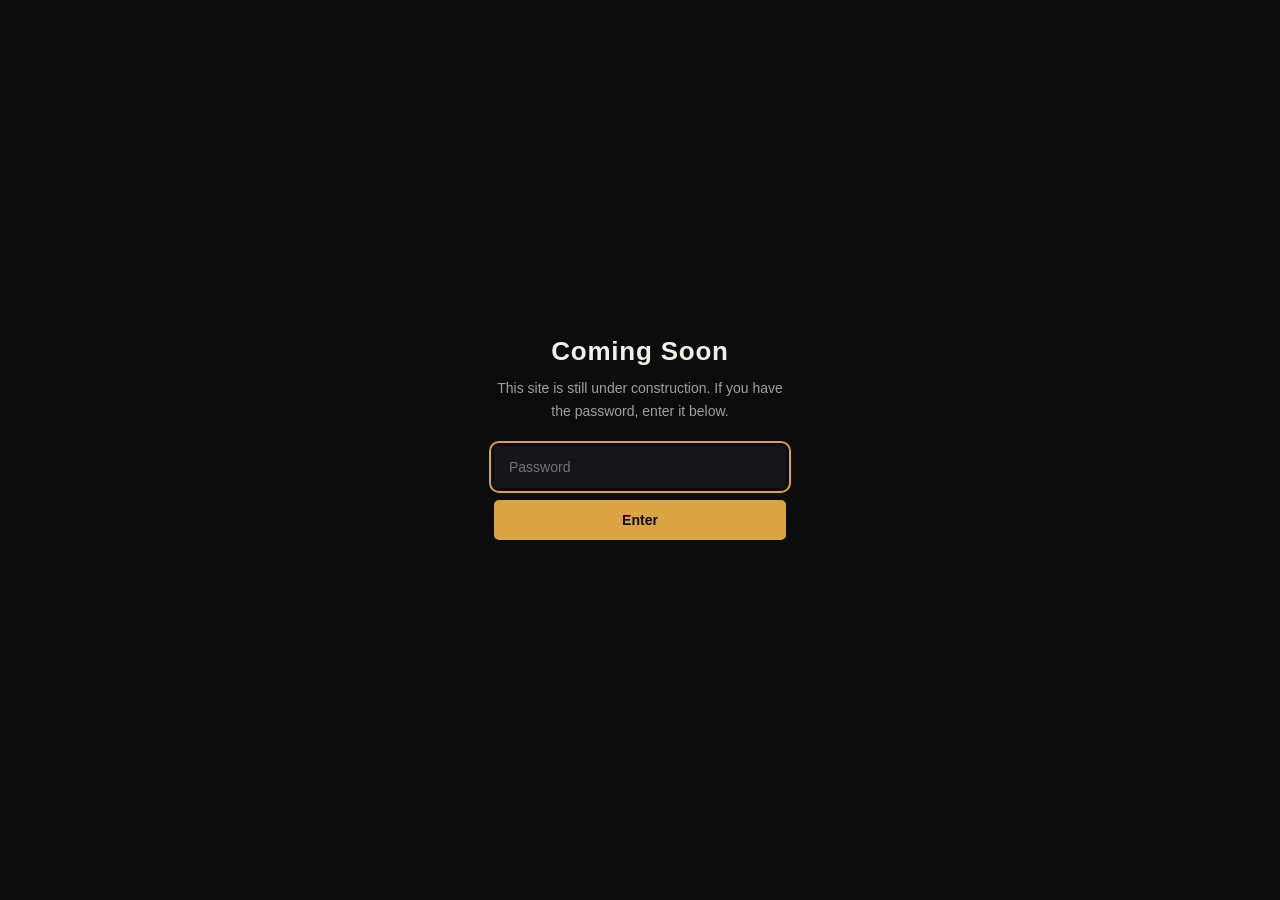
<file: adventure.html>
<!--
  This is the ONE reusable template page for every adventure product —
  there is no separate HTML file per adventure. Which adventure shows up
  depends on the URL, e.g. adventure.html?id=murder-on-the-aurora-dawn.

  How it works: every element below with a "data-field" attribute starts
  out empty/blank (or with placeholder text). js/product-loader.js reads
  the "id" from the URL, looks that id up in data/products.json, and then
  fills in every matching data-field element with the real content. So to
  add a brand-new adventure to the site, you add an entry to
  data/products.json — you never need to touch this HTML file.
-->
<!DOCTYPE html>
<html lang="en">
<head>
<meta charset="UTF-8">
<meta name="viewport" content="width=device-width, initial-scale=1.0">
<title>Adventure — Crits & Crafts</title>
<link rel="preconnect" href="https://fonts.googleapis.com">
<link rel="preconnect" href="https://fonts.gstatic.com" crossorigin>
<link href="https://fonts.googleapis.com/css2?family=Barlow:wght@400;500;600;700;800&display=swap" rel="stylesheet">
<link rel="stylesheet" href="css/style.css">
</head>
<body>
<script src="js/site-gate.js"></script>

<!-- Same nav bar as the homepage, just with links pointed back at index.html since this page lives on its own -->
<header>
  <nav>
    <a href="index.html" class="logo">
      <img class="logo-mark" src="Images/Crits&amp;Crafts logo.png" alt="Crits & Crafts">
    </a>
    <ul class="nav-links">
      <li><a href="index.html">Home</a></li>
      <li><a href="adventures.html">Adventures</a></li>
      <li><a href="index.html#about">About</a></li>
      <li><a href="index.html#">Blog</a></li>
    </ul>
    <div class="nav-right">
      <a href="adventures.html" class="btn-cta">Browse Adventures</a>
      <button class="burger" aria-label="Open menu"><span></span><span></span><span></span></button>
    </div>
  </nav>
</header>

<main>

  <!--
    Both of these start "hidden" (see the hidden attribute — a plain HTML
    attribute that means "don't show this"). js/product-loader.js decides
    which one to reveal: if the id in the URL matches a real product, it
    un-hides #product-content and fills it in; if not (or there's no id
    at all), it un-hides this fallback message instead.
  -->
  <div id="product-not-found" class="product-fallback wrap" hidden>
    <h1>Adventure not found</h1>
    <p>We couldn't find that adventure — it may have been moved, or the link is out of date.</p>
    <a href="adventures.html" class="btn-cta">Browse all adventures</a>
  </div>

  <div id="product-content" hidden>

    <!-- Small link back to the catalog page, sitting top-left above the gallery -->
    <div class="back-link wrap">
      <a href="adventures.html">← All Adventures</a>
    </div>

    <!--
      Opening gallery: one large image, two stacked beside it. This section
      starts completely empty — product-loader.js builds the 3 image boxes
      here in JavaScript, using whatever's listed under this product's
      "images.gallery" array in products.json. If a gallery entry has real
      art (a "src"), it shows that image; otherwise it shows a colored
      gradient box with a text label as a stand-in until real art exists.
    -->
    <section class="opening-gallery wrap" data-field="gallery"></section>

    <!-- Info bar: genre pill + title on the left, price + buy button on the right -->
    <div class="info-bar wrap">
      <div class="info-bar-left">
        <span class="product-genre-pill" data-field="genre">Genre</span>
        <h1 data-field="title">Adventure title</h1>
      </div>
      <div class="info-bar-right">
        <span class="product-price" data-field="price">€0</span>
        <!-- This exact button is what the sticky buy bar (further down the page) watches to know when to reveal itself on scroll -->
        <a href="#" class="btn-cta" id="info-bar-buy">Buy Now</a>
      </div>
    </div>

    <!--
      Row 1 (two columns): Setup + Pacing Bar on the left, the Adventure
      Profile card alone on the right. Row 2 (full width, beneath both):
      What's Included. align-items:start on the top row is deliberate —
      see the CSS comment on .details-row-top for why, and the note about
      possibly needing to switch to center-alignment once this is
      actually checked in a browser.
    -->
    <section class="details-row wrap">
      <div class="details-row-top">
        <div class="setup-col">
          <h2>The Setup</h2>
          <!-- One <p> per entry in this product's "hook" array — currently just 1 paragraph per product -->
          <div class="setup-text" data-field="hook"></div>
          <!-- Heading + timeline are grouped together so they get pushed to the bottom of the column as one unit (see .pacing-section in the CSS) -->
          <div class="pacing-section">
            <h2>Adventure Pacing</h2>
            <!-- Horizontal story-beats timeline: one dot+label per beat, connected by a line. Built by product-loader.js from this product's "pacing" array (any length, not just 4). -->
            <div class="pacing-bar" data-field="pacing"></div>
          </div>
        </div>
        <div class="profile-col">
          <!--
            Adventure Profile: a quick-read stat card (Investigation/
            Social/Combat/Tension/Prep Required), each a horizontal fill
            bar. Plain card border (same treatment as other cards on the
            site) — deliberately not a decorated/framed one.
          -->
          <div class="profile-card">
            <span class="eyebrow">Adventure Profile</span>
            <!-- Same small divider ornament used in the Locations/Maps/NPC sections below — reused as-is, not rebuilt -->
            <div class="spotlight-divider">
              <svg viewBox="0 0 120 20" fill="none" aria-hidden="true">
                <line x1="10" y1="6" x2="50" y2="6" stroke="var(--gold)" stroke-width="1.4" stroke-linecap="round" opacity="0.9"/>
                <line x1="70" y1="6" x2="110" y2="6" stroke="var(--gold)" stroke-width="1.4" stroke-linecap="round" opacity="0.9"/>
                <line x1="60" y1="7" x2="60" y2="14" stroke="var(--gold)" stroke-width="1.2" opacity="0.9"/>
                <circle cx="60" cy="17" r="2.2" fill="var(--gold)" opacity="0.9"/>
              </svg>
            </div>
            <!-- 5 stat rows (Investigation/Social/Combat/Tension/Prep Required), built by product-loader.js from this product's "profile" object -->
            <div class="profile-stats" data-field="profile"></div>
          </div>
        </div>
      </div>
      <div class="included-row">
        <h2>What's Included</h2>
        <ul class="included-list" data-field="whatsIncluded"></ul>
      </div>
    </section>

    <!--
      Striking Locations: one full-width featured location, not a grid of
      all of them. product-loader.js sets the background image (or a
      gradient placeholder tone if no real art exists yet) via its id.
      The eyebrow label below is static — it's the same on every adventure,
      not pulled from product data — only the heading/subtitle/count are.
    -->
    <section class="spotlight-section" id="locations-spotlight">
      <div class="spotlight-overlay"></div>
      <div class="spotlight-content">
        <span class="eyebrow">Striking Locations</span>
        <h2 class="spotlight-heading" data-field="locations-name">Location name</h2>
        <p class="spotlight-subtitle" data-field="locations-desc">Description</p>
        <div class="spotlight-divider">
          <svg viewBox="0 0 120 20" fill="none" aria-hidden="true">
            <line x1="10" y1="6" x2="50" y2="6" stroke="var(--gold)" stroke-width="1.4" stroke-linecap="round" opacity="0.9"/>
            <line x1="70" y1="6" x2="110" y2="6" stroke="var(--gold)" stroke-width="1.4" stroke-linecap="round" opacity="0.9"/>
            <line x1="60" y1="7" x2="60" y2="14" stroke="var(--gold)" stroke-width="1.2" opacity="0.9"/>
            <circle cx="60" cy="17" r="2.2" fill="var(--gold)" opacity="0.9"/>
          </svg>
        </div>
      </div>
    </section>
    <p class="spotlight-more">+ <span data-field="locations-more"></span> more locations inside</p>

    <!-- Maps Worth Exploring: structurally identical to Striking Locations above, just different content -->
    <section class="spotlight-section" id="maps-spotlight">
      <div class="spotlight-overlay"></div>
      <div class="spotlight-content">
        <span class="eyebrow">Maps Worth Exploring</span>
        <h2 class="spotlight-heading" data-field="maps-name">Map name</h2>
        <p class="spotlight-subtitle" data-field="maps-desc">Description</p>
        <div class="spotlight-divider">
          <svg viewBox="0 0 120 20" fill="none" aria-hidden="true">
            <line x1="10" y1="6" x2="50" y2="6" stroke="var(--gold)" stroke-width="1.4" stroke-linecap="round" opacity="0.9"/>
            <line x1="70" y1="6" x2="110" y2="6" stroke="var(--gold)" stroke-width="1.4" stroke-linecap="round" opacity="0.9"/>
            <line x1="60" y1="7" x2="60" y2="14" stroke="var(--gold)" stroke-width="1.2" opacity="0.9"/>
            <circle cx="60" cy="17" r="2.2" fill="var(--gold)" opacity="0.9"/>
          </svg>
        </div>
      </div>
    </section>
    <p class="spotlight-more">+ <span data-field="maps-more"></span> more maps included</p>

    <!--
      Colorful NPCs: two-column instead of the full-width layout above.
      Left column is a portrait "frame" — product-loader.js appends the
      character image (if one exists) positioned to visually break past
      the frame's top edge. That effect needs real art with a transparent
      cutout background to look right — see the note in product-loader.js.
    -->
    <section class="npc-spotlight wrap">
      <div class="npc-spotlight-inner">
        <div class="npc-portrait-col">
          <div class="npc-portrait-frame" id="npc-portrait-frame">
            <div class="npc-portrait-panel"></div>
            <!-- Inner (fainter) rect only — sits BEHIND the character image, so it's only visible where the image doesn't cover it -->
            <svg class="npc-frame-svg npc-frame-back" viewBox="0 0 340 380" preserveAspectRatio="none" aria-hidden="true">
              <rect x="10" y="10" width="320" height="360" fill="none" stroke="var(--gold)" stroke-width="0.7" opacity="0.5"/>
            </svg>
            <!-- character image gets inserted here by product-loader.js, between the two frame layers -->
            <!-- Outer rect + corner ticks — sits IN FRONT of the character image, so the frame border always reads clearly over the art -->
            <svg class="npc-frame-svg npc-frame-front" viewBox="0 0 340 380" preserveAspectRatio="none" aria-hidden="true">
              <rect x="4" y="4" width="332" height="372" fill="none" stroke="var(--gold)" stroke-width="1.4"/>
              <line x1="0" y1="0" x2="10" y2="10" stroke="var(--gold)" stroke-width="1.2" stroke-linecap="round"/>
              <line x1="340" y1="0" x2="330" y2="10" stroke="var(--gold)" stroke-width="1.2" stroke-linecap="round"/>
              <line x1="0" y1="380" x2="10" y2="370" stroke="var(--gold)" stroke-width="1.2" stroke-linecap="round"/>
              <line x1="340" y1="380" x2="330" y2="370" stroke="var(--gold)" stroke-width="1.2" stroke-linecap="round"/>
            </svg>
          </div>
          <p class="spotlight-more">+ <span data-field="npc-more"></span> more suspects to meet</p>
        </div>
        <div class="npc-text-col">
          <span class="eyebrow">Colorful NPCs</span>
          <h2 class="spotlight-heading" data-field="npc-name">Character name</h2>
          <p class="spotlight-subtitle" data-field="npc-desc">Hook line</p>
          <div class="spotlight-divider">
            <svg viewBox="0 0 120 20" fill="none" aria-hidden="true">
              <line x1="10" y1="6" x2="50" y2="6" stroke="var(--gold)" stroke-width="1.4" stroke-linecap="round" opacity="0.9"/>
              <line x1="70" y1="6" x2="110" y2="6" stroke="var(--gold)" stroke-width="1.4" stroke-linecap="round" opacity="0.9"/>
              <line x1="60" y1="7" x2="60" y2="14" stroke="var(--gold)" stroke-width="1.2" opacity="0.9"/>
              <circle cx="60" cy="17" r="2.2" fill="var(--gold)" opacity="0.9"/>
            </svg>
          </div>
        </div>
      </div>
    </section>

    <!--
      Peek Inside: an optional hosted-flipbook preview (Heyzine, via
      iframe) of a few real module pages, so visitors can judge the
      layout and writing before buying. Entirely data-driven and hidden
      by default (see the "hidden" attribute below) — product-loader.js
      only fills in the iframe and un-hides this whole section when this
      product has a "previewEmbedUrl" set in products.json; otherwise it
      never shows, not even an empty gap. Eyebrow/heading/subtitle are
      static text (same on every adventure), not pulled from product
      data — only the embed itself and the optional note under it are.
    -->
    <section class="peek-inside wrap" id="peek-inside" hidden>
      <span class="eyebrow">Peek Inside</span>
      <h2 class="spotlight-heading">Read the First Pages</h2>
      <p class="spotlight-subtitle">See the layout, the read-aloud text, and the maps before you buy.</p>
      <div class="spotlight-divider">
        <svg viewBox="0 0 120 20" fill="none" aria-hidden="true">
          <line x1="10" y1="6" x2="50" y2="6" stroke="var(--gold)" stroke-width="1.4" stroke-linecap="round" opacity="0.9"/>
          <line x1="70" y1="6" x2="110" y2="6" stroke="var(--gold)" stroke-width="1.4" stroke-linecap="round" opacity="0.9"/>
          <line x1="60" y1="7" x2="60" y2="14" stroke="var(--gold)" stroke-width="1.2" opacity="0.9"/>
          <circle cx="60" cy="17" r="2.2" fill="var(--gold)" opacity="0.9"/>
        </svg>
      </div>
      <!-- No "src" here on purpose — product-loader.js only ever sets one
           once it has a real previewEmbedUrl, so nothing loads at all for
           adventures without a preview. "loading=lazy" still applies
           however the src gets set, so this doesn't fetch until it's
           scrolled near the viewport. -->
      <div class="peek-inside-embed">
        <iframe id="peek-inside-iframe" allowfullscreen loading="lazy"></iframe>
      </div>
      <p class="spotlight-more" id="peek-inside-note" hidden></p>
    </section>

  </div>

</main>

<footer>
  <div class="wrap">
    <div class="footer-grid">
      <div class="footer-brand">
        <a href="index.html" class="logo footer-logo">
          <img src="Images/Crits&amp;Crafts logo_White_Horizontal-04.png" alt="Crits & Crafts">
        </a>
        <p>Digital D&D one-shots for Dungeon Masters who care about the story as much as the fight.</p>
      </div>
      <div class="footer-col">
        <h4>Shop</h4>
        <ul>
          <li><a href="adventures.html">All adventures</a></li>
          <li><a href="#">Bundles</a></li>
        </ul>
      </div>
      <div class="footer-col">
        <h4>Company</h4>
        <ul>
          <li><a href="index.html#about">About</a></li>
          <li><a href="#">Blog</a></li>
          <li><a href="#">Contact</a></li>
        </ul>
      </div>
      <div class="footer-col">
        <h4>Legal</h4>
        <ul>
          <li><a href="#">Terms</a></li>
          <li><a href="#">Privacy Policy</a></li>
        </ul>
      </div>
    </div>
    <div class="footer-bottom">
      © 2026 Crits & Crafts. All adventures written and playtested in-house.
    </div>
  </div>
</footer>


<!--
  Persistent buy bar. It's ONE bar in the HTML, but CSS media queries make
  it behave two different ways depending on screen size:
    - On mobile, it's pinned to the BOTTOM of the screen and always visible.
    - On desktop, it's pinned to the TOP, hidden by default, and only
      slides into view once you scroll past the "Buy Now" button in the
      info bar above (that's what js/product-loader.js's scroll listener
      is watching for).
-->
<div class="sticky-buy-bar" id="sticky-buy-bar">
  <!-- Mirrors nav's own max-width/padding exactly, so the bar's content lines up with (and fully covers the height of) the nav bar underneath -->
  <div class="sticky-buy-bar-inner">
    <div class="sticky-buy-bar-info">
      <span class="sticky-buy-bar-title" data-field="title">Adventure title</span>
      <span class="product-price" data-field="price">€0</span>
    </div>
    <a href="#" class="btn-cta" id="sticky-bar-buy">Buy Now</a>
  </div>
</div>

<!-- main.js handles the nav scroll effect (shared with the homepage); product-loader.js is specific to this page -->
<script src="js/main.js"></script>
<script src="js/product-loader.js"></script>
</body>
</html>
</file>
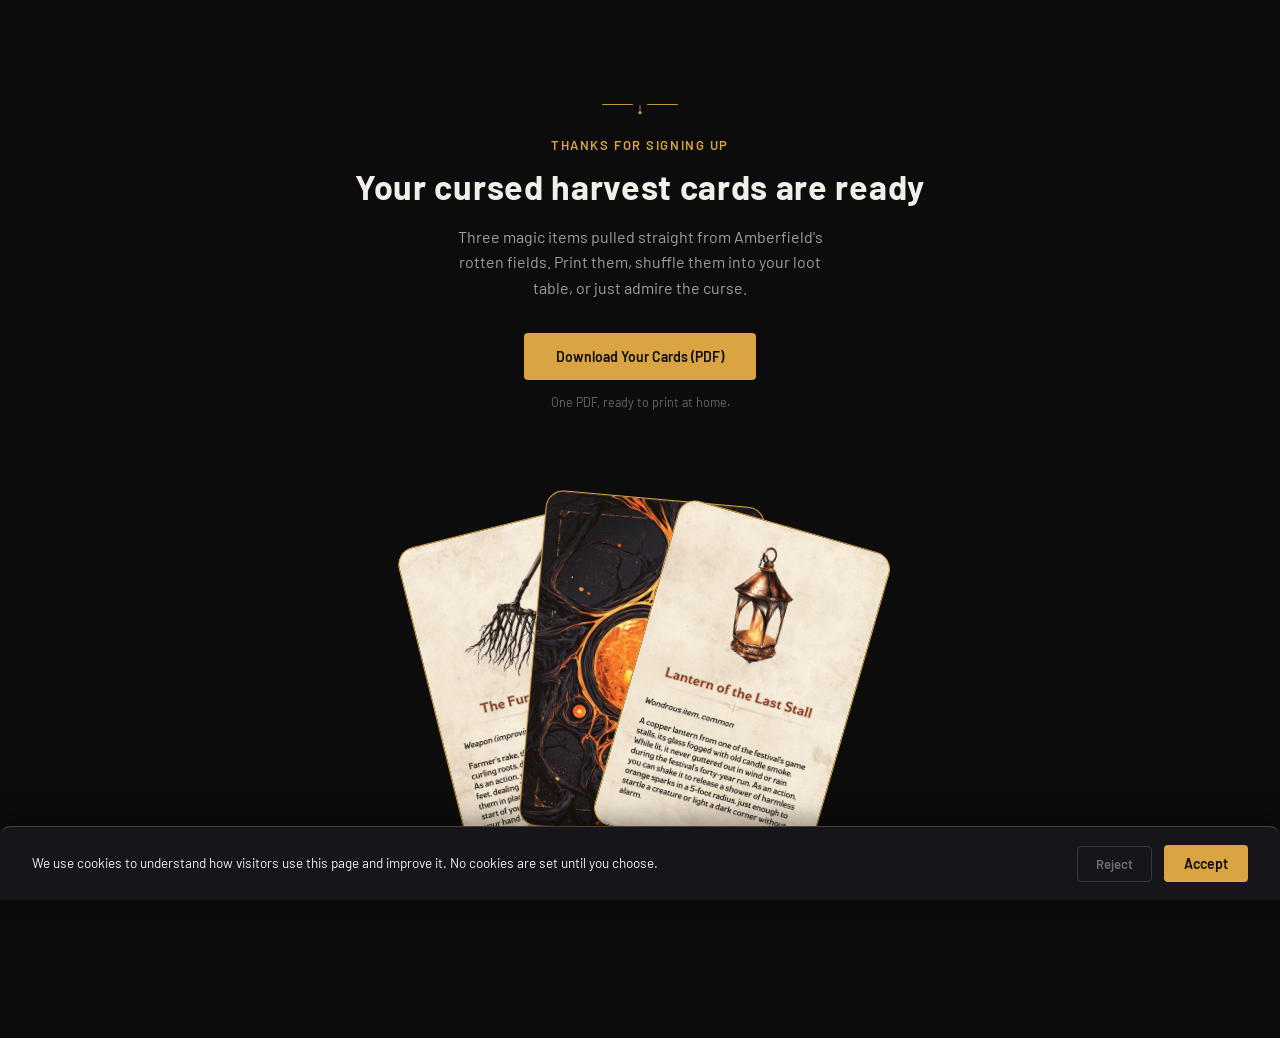
<file: rotten-harvest-rewards.html>
<!--
  Standalone rewards-delivery page for "A Rotten Harvest."

  Linked from the Mailchimp welcome email sent after someone signs up on
  rotten-harvest.html — its only job is handing over the free magic item
  card PDF. Same no-nav discipline as rotten-harvest.html:
  - No <header>/nav, and no links anywhere on this page to another
    critscrafts.com page — nothing to click except the download button.
  - No Kickstarter link or mention: the campaign isn't live yet, so the
    page ends right after the download button and its caption.
  - js/site-gate.js (the "Coming Soon" password overlay used on index.html
    and adventure.html) is deliberately left out, same reasoning as
    rotten-harvest.html — this needs to work for everyone who signed up,
    regardless of whether the rest of the site is gated.
  - All page-specific styling lives in the <style> block below rather than
    css/style.css, matching rotten-harvest.html's pattern. Reuses the same
    design tokens (--ink/--paper/--gold/etc.), the same Barlow font-loading
    setup, and a few existing classes (.wrap, .eyebrow, .btn-cta,
    .spotlight-divider) from css/style.css, plus the exact fanned-card
    markup/CSS/art from rotten-harvest.html's Final CTA section
    (.rh-final-cta-cards / .rh-final-card), so this reads as a direct
    continuation of the landing page rather than a separate page.
-->
<!DOCTYPE html>
<html lang="en">
<head>
<meta charset="UTF-8">
<meta name="viewport" content="width=device-width, initial-scale=1.0">
<title>Your Cursed Harvest Cards — A Rotten Harvest | Crits & Crafts</title>
<meta name="description" content="Download your free cursed harvest magic item cards for A Rotten Harvest, a Halloween-themed D&D 5E one-shot from Crits & Crafts.">
<!-- Private post-signup delivery page, not meant to show up in search. -->
<meta name="robots" content="noindex, nofollow">

<link rel="canonical" href="https://critscrafts.com/rotten-harvest-rewards">
<meta name="theme-color" content="#0C0C0D">

<!-- Same font as the rest of the site -->
<link rel="preconnect" href="https://fonts.googleapis.com">
<link rel="preconnect" href="https://fonts.gstatic.com" crossorigin>
<link href="https://fonts.googleapis.com/css2?family=Barlow:wght@400;500;600;700;800&display=swap" rel="stylesheet">

<!-- Meta Pixel Code — consent-gated, not loaded here.
     The base snippet (fbq shim + init + PageView) now lives inside
     initMetaPixel() near the end of <body>, and only runs once the
     visitor has accepted the cookie banner (or already had on a past
     visit) — see the cookie-consent script block at the end of <body>.
     No noscript fallback pixel either: that would fire unconditionally
     for JS-disabled visitors, who have no way to grant consent through
     this banner in the first place. -->

<!-- Reused for design tokens (--ink/--gold/etc.) and a few shared classes only -->
<link rel="stylesheet" href="css/style.css">

<style>
  /* Guards against any future fanned-card overflow the way rotten-harvest.html's
     Final CTA section needed a scoped fix for — cheap insurance on a page
     this simple, since the cards below are the one thing on the page wide
     enough to ever risk it. */
  body{ overflow-x:hidden; }

  .rrw-section{
    padding: 90px 0 120px;
  }
  .rrw-inner{
    max-width: 640px;
    margin: 0 auto;
    text-align: center;
  }
  .rrw-inner .eyebrow{
    margin-top: 22px;
  }
  .rrw-inner h1{
    margin-top: 14px;
    font-size: clamp(26px, 4vw, 34px);
    line-height: 1.2;
    color: var(--paper);
  }
  .rrw-body{
    margin: 16px auto 0;
    max-width: 44ch;
    font-size: 16px;
    line-height: 1.6;
    color: var(--paper-dim);
  }

  /* ---------- FANNED CARDS ----------
     Exact same markup/art/styling as .rh-final-cta-cards on
     rotten-harvest.html, minus that section's left:80px nudge — that
     existed only to line the fan up against a text column beside it,
     which doesn't exist in this single-centered-column layout, so the
     fan just centers on its own here instead.
  */
  .rrw-cards{
    position:relative;
    left: 0;
    height: 460px;
    margin-top: 48px;
  }
  /* 220x337 — matches the 62.6mm x 95.9mm card art proportions (1:1.532) */
  .rh-final-card{
    position:absolute;
    top:50%;
    left:50%;
    width: 220px;
    height: 337px;
    margin-top: -168px;
    margin-left: -110px;
    background-color: var(--ink-raised);
    background-size: cover;
    background-position: center;
    border: 1.5px solid var(--gold);
    border-radius: 18px;
  }
  .rh-final-card--back{ transform: translateX(-98px) rotate(-14deg); z-index:1; }
  .rh-final-card--mid{ transform: translateX(2px) translateY(-22px) rotate(5deg); z-index:2; }
  .rh-final-card--front{ transform: translateX(102px) rotate(16deg); z-index:3; }
  @media (max-width: 860px){
    .rrw-cards{ height: 300px; }
    .rh-final-card{
      width: 150px;
      height: 230px;
      margin-top: -115px;
      margin-left: -75px;
    }
    .rh-final-card--back{ transform: translateX(-62px) rotate(-14deg); }
    .rh-final-card--mid{ transform: translateX(1px) translateY(-14px) rotate(5deg); }
    .rh-final-card--front{ transform: translateX(65px) rotate(16deg); }
  }

  .rrw-download-btn{
    margin-top: 32px;
    padding: 15px 32px;
  }
  .rrw-caption{
    margin-top: 14px;
    font-size: 12.5px;
    color: var(--paper-dimmer);
  }

  /* ---------- COOKIE CONSENT BANNER ----------
     Identical to rotten-harvest.html's — see that file for the fuller
     explanation of the [hidden]-plus-display:none pairing and the .btn-cta
     button reset. Kept in sync between the two pages rather than shared
     from one file, matching how each of these pages is otherwise fully
     self-contained (no shared page-specific CSS/JS file between them). */
  .rh-cookie-banner{
    position: fixed;
    left: 0;
    right: 0;
    bottom: 0;
    z-index: 100;
    display:flex;
    align-items:center;
    justify-content:space-between;
    gap: 24px;
    padding: 18px 32px;
    background: #16161A;
    border-top: 1px solid rgba(217,164,65,0.3);
    border-radius: 10px 10px 0 0;
    box-shadow: 0 -8px 24px rgba(0,0,0,0.35);
  }
  .rh-cookie-banner[hidden]{ display:none; }
  .rh-cookie-text{
    margin:0;
    max-width: 640px;
    font-size: 13.5px;
    line-height:1.5;
    color: var(--paper);
  }
  .rh-cookie-actions{
    display:flex;
    align-items:center;
    gap: 12px;
    flex-shrink:0;
  }
  .rh-cookie-reject{
    background:transparent;
    border: 1px solid rgba(255,255,255,0.15);
    color: var(--paper-dimmer);
    font-family:'Barlow', sans-serif;
    font-size: 13px;
    font-weight:600;
    padding: 9px 18px;
    border-radius: 4px;
    cursor:pointer;
    transition: border-color .15s ease, color .15s ease;
  }
  .rh-cookie-reject:hover{ border-color: rgba(255,255,255,0.3); color: var(--paper); }
  .rh-cookie-accept{
    border:none;
    font-family:'Barlow', sans-serif;
    cursor:pointer;
  }
  @media (max-width: 640px){
    .rh-cookie-banner{
      flex-direction: column;
      align-items:flex-start;
      padding: 18px 20px;
    }
    .rh-cookie-text{ max-width:none; }
    .rh-cookie-actions{ width:100%; justify-content:flex-end; }
  }
</style>
</head>
<body>

  <section class="rrw-section">
    <div class="wrap">
      <div class="rrw-inner">
        <div class="spotlight-divider">
          <svg viewBox="0 0 120 20" fill="none" aria-hidden="true">
            <line x1="10" y1="6" x2="50" y2="6" stroke="var(--gold)" stroke-width="1.4" stroke-linecap="round" opacity="0.9"/>
            <line x1="70" y1="6" x2="110" y2="6" stroke="var(--gold)" stroke-width="1.4" stroke-linecap="round" opacity="0.9"/>
            <line x1="60" y1="7" x2="60" y2="14" stroke="var(--gold)" stroke-width="1.2" opacity="0.9"/>
            <circle cx="60" cy="17" r="2.2" fill="var(--gold)" opacity="0.9"/>
          </svg>
        </div>

        <span class="eyebrow">Thanks for signing up</span>
        <h1>Your cursed harvest cards are ready</h1>
        <p class="rrw-body">Three magic items pulled straight from Amberfield's rotten fields. Print them, shuffle them into your loot table, or just admire the curse.</p>

        <!-- Cards moved below the CTA (not directly under the body copy)
             so the download button lands in view without scrolling past
             a large card visual first, especially on small phones. -->
        <a class="btn-cta rrw-download-btn" href="/downloads/rotten-harvest-magic-item-cards.pdf" download>Download Your Cards (PDF)</a>
        <p class="rrw-caption">One PDF, ready to print at home.</p>

        <div class="rrw-cards">
          <div class="rh-final-card rh-final-card--back" style="background-image:url('Images/A Rotten Harvest/Magical_Item_Cards-03-web.png')"></div>
          <div class="rh-final-card rh-final-card--mid" style="background-image:url('Images/A Rotten Harvest/Magical_Item_Cards-02-web.png')"></div>
          <div class="rh-final-card rh-final-card--front" style="background-image:url('Images/A Rotten Harvest/Magical_Item_Cards-04-web.png')"></div>
        </div>
      </div>
    </div>
  </section>

  <!-- ---------- COOKIE CONSENT BANNER ----------
       Hidden by default; shown via JS only on a visitor's first visit —
       see the consent script below. -->
  <div class="rh-cookie-banner" id="rh-cookie-banner" hidden role="region" aria-label="Cookie consent">
    <p class="rh-cookie-text">We use cookies to understand how visitors use this page and improve it. No cookies are set until you choose.</p>
    <div class="rh-cookie-actions">
      <button type="button" class="rh-cookie-reject" id="rh-cookie-reject">Reject</button>
      <button type="button" class="btn-cta rh-cookie-accept" id="rh-cookie-accept">Accept</button>
    </div>
  </div>

  <script>
    // ---------- COOKIE CONSENT + META PIXEL + GA4 ----------
    // Same logic as rotten-harvest.html — see that file for the fuller
    // explanation. This page has no signup forms/Lead events, so there's
    // nothing else here to gate besides the Pixel and GA4 themselves.
    var CONSENT_KEY = 'rh-cookie-consent';

    function initMetaPixel() {
      !function(f,b,e,v,n,t,s)
      {if(f.fbq)return;n=f.fbq=function(){n.callMethod?
      n.callMethod.apply(n,arguments):n.queue.push(arguments)};
      if(!f._fbq)f._fbq=n;n.push=n;n.loaded=!0;n.version='2.0';
      n.queue=[];t=b.createElement(e);t.async=!0;
      t.src=v;s=b.getElementsByTagName(e)[0];
      s.parentNode.insertBefore(t,s)}(window, document,'script',
      'https://connect.facebook.net/en_US/fbevents.js');
      fbq('init', '1683971676620176');
      fbq('track', 'PageView');

      // Google Analytics 4 — same "only from here, only after consent"
      // treatment as the Pixel above, dynamically injected for the same
      // reason fbevents.js is (a static <script src> tag in <head> would
      // load unconditionally, defeating the consent gate).
      if (!window.gtag) {
        var gaScript = document.createElement('script');
        gaScript.async = true;
        gaScript.src = 'https://www.googletagmanager.com/gtag/js?id=G-JC21VLYSG4';
        document.head.appendChild(gaScript);
        window.dataLayer = window.dataLayer || [];
        window.gtag = function () { dataLayer.push(arguments); };
      }
      gtag('js', new Date());
      gtag('config', 'G-JC21VLYSG4');
    }

    var consent = localStorage.getItem(CONSENT_KEY);
    var banner = document.getElementById('rh-cookie-banner');

    if (consent === 'accepted') {
      initMetaPixel();
    } else if (consent !== 'rejected') {
      if (banner) banner.hidden = false;
    }

    var rejectBtn = document.getElementById('rh-cookie-reject');
    var acceptBtn = document.getElementById('rh-cookie-accept');
    if (rejectBtn) {
      rejectBtn.addEventListener('click', function () {
        localStorage.setItem(CONSENT_KEY, 'rejected');
        if (banner) banner.hidden = true;
      });
    }
    if (acceptBtn) {
      acceptBtn.addEventListener('click', function () {
        localStorage.setItem(CONSENT_KEY, 'accepted');
        if (banner) banner.hidden = true;
        initMetaPixel();
      });
    }
  </script>

</body>
</html>
</file>
<file: css/style.css>
/*
    This is the site's whole stylesheet, shared by every page (linked via
    <link rel="stylesheet" href="css/style.css"> in each HTML file's
    <head>). It's organized top to bottom: shared basics first, then one
    section per part of the page (look for the ---------- HEADING --------
    comments), roughly in the order those parts appear on screen.
  */

  /*
    CSS custom properties ("variables"). Defining the site's colors once
    here means every other rule below can write var(--gold) instead of
    repeating the hex code D9A441 everywhere — change the color once here
    and it updates across the whole site.
  */
  :root{
    --ink: #0C0C0D;         /* near-black background */
    --ink-raised: #16161A;  /* slightly lighter than --ink, used for cards that sit "above" the background */
    --ink-raised-2: #1D1D22;
    --paper: #F2EFE9;       /* warm off-white, used for text and the light About section */
    --paper-dim: rgba(242,239,233,0.65);   /* --paper at 65% opacity, for secondary/less-important text */
    --paper-dimmer: rgba(242,239,233,0.4); /* --paper at 40% opacity, for the least important text */
    --gold: #D9A441;        /* the one brand accent color */
    --gold-bright: #E8B75A; /* lighter gold, used on hover states */
    --gold-dim: #8A6E33;
    --line: rgba(255,255,255,0.08); /* faint hairline used for borders/dividers between elements */
  }

  /* Makes padding/border count toward an element's declared width instead of adding to it — avoids a lot of accidental sizing surprises */
  *{ box-sizing: border-box; }
  html{ scroll-behavior: smooth; } /* clicking a link to "#about" etc. scrolls smoothly instead of jumping instantly */
  body{
    margin:0;
    background: var(--ink);
    color: var(--paper);
    font-family: 'Barlow', sans-serif;
    -webkit-font-smoothing: antialiased;
  }
  h1, h2, h3{
    font-family: 'Barlow', sans-serif;
    font-weight: 700;
    letter-spacing: 0.02em;
    margin: 0;
  }
  a{ color: inherit; } /* links use whatever text color surrounds them, instead of the browser's default blue */
  img{ max-width: 100%; display:block; }
  :focus-visible{
    outline: 2px solid var(--gold);
    outline-offset: 3px;
  }

  /*
    ".wrap" is the site's shared "content column" — reused on almost every
    section so text/content lines up at the same width and never touches
    the very edge of the browser window, even though sections themselves
    (like the hero background) can still stretch full-width behind it.
  */
  .wrap{
    max-width: 1200px;
    margin: 0 auto;
    padding: 0 32px;
  }

  /* Small uppercase gold label used above a few headings, e.g. "About Crits & Crafts" */
  .eyebrow{
    font-size: 13px;
    font-weight: 600;
    letter-spacing: 0.12em;
    text-transform: uppercase;
    color: var(--gold);
    margin-bottom: 14px;
    display:block;
  }

  /*
    ---------- HEADER ----------
    The site's nav bar. "position: sticky; top: 0;" keeps it pinned to the
    top of the viewport as you scroll, instead of scrolling away with the
    rest of the page. It starts fully see-through (background: transparent)
    so it can sit over the hero image — js/main.js listens for scrolling
    and adds a ".scrolled" class once you've scrolled down a bit, which is
    what triggers the solid dark background + blur below.
  */
  header{
    position: sticky;
    top: 0;
    z-index: 30;
    background: transparent;
    border-bottom: 1px solid transparent;
    transition: background .25s ease, border-color .25s ease, backdrop-filter .25s ease;
  }
  header.scrolled{
    background: rgba(12,12,13,0.7);
    backdrop-filter: blur(10px); /* blurs whatever scrolls behind the bar, like frosted glass */
    border-bottom: 1px solid var(--line);
  }
  nav{
    max-width: 1200px;
    margin: 0 auto;
    padding: 18px 32px;
    display:flex;
    align-items:center;
    justify-content: space-between;
  }
  .logo{
    display:flex;
    align-items:center;
    gap: 10px;
    font-family: 'Barlow', sans-serif;
    font-weight: 700;
    font-size: 22px;
    letter-spacing: 0.04em;
    color: var(--paper);
    text-decoration:none;
  }
  .logo-mark{ width: 20px; height: 20px; flex-shrink:0; }
  img.logo-mark{ width:auto; height: 34px; object-fit:contain; }
  .nav-links{
    display:flex;
    gap: 36px;
    list-style:none;
    margin:0; padding:0;
  }
  .nav-links a{
    position:relative;
    color: var(--paper-dim);
    text-decoration:none;
    font-size: 14px;
    font-weight: 500;
    padding: 6px 0;
    transition: color .15s ease;
  }
  .nav-links a::after{
    content:"";
    position:absolute;
    left:0; bottom:0;
    height:2px;
    width:0;
    background: var(--gold);
    transition: width .2s ease;
  }
  .nav-links a:hover{ color: var(--paper); }
  .nav-links a:hover::after{ width: 100%; }
  .nav-links a.active{ color: var(--paper); }
  .nav-links a.active::after{ width: 100%; }
  .nav-right{ display:flex; align-items:center; gap: 20px; }
  .btn-cta{
    background: var(--gold);
    color: var(--ink);
    font-size: 14px;
    font-weight: 600;
    padding: 10px 20px;
    border-radius: 4px;
    text-decoration:none;
    white-space:nowrap;
    text-align:center;
    transition: background .15s ease, transform .15s ease;
    display:inline-block;
  }
  .btn-cta:hover{ background: var(--gold-bright); transform: translateY(-1px); }
  .btn-ghost{
    border: 1px solid rgba(242,239,233,0.3);
    color: var(--paper);
    font-size: 14px;
    font-weight: 600;
    padding: 13px 26px;
    border-radius: 4px;
    text-decoration:none;
    text-align:center;
    transition: border-color .15s ease, background .15s ease;
    display:inline-block;
  }
  .btn-ghost:hover{ border-color: var(--gold); background: rgba(217,164,65,0.08); }
  .burger{ display:none; background:none; border:none; cursor:pointer; padding: 6px; }
  .burger span{ display:block; width: 22px; height: 2px; background: var(--paper); margin: 5px 0; }

  /*
    ---------- HERO ----------
    The big full-width banner at the top of the homepage. It layers TWO
    backgrounds on top of each other (CSS lets you stack multiple
    backgrounds, separated by commas — the first one listed sits on top):
    a dark gradient (for text readability) painted over the actual photo
    behind it. "min-height: 88vh" makes it roughly fill the screen height.
    The negative margin-top + matching padding-top is a trick that lets
    this section start underneath the sticky nav bar, so the nav can
    overlap it transparently instead of pushing it down.
  */
  .hero{
    min-height: 88vh;
    margin-top: -84px;
    padding-top: 84px;
    background:
      linear-gradient(180deg, rgba(12,12,13,0.55) 0%, rgba(12,12,13,0.25) 35%, rgba(12,12,13,0.95) 100%),
      url("../Images/hero-art-zeppelin.png");
    background-size: cover, cover;
    background-position: center, center;
    background-repeat: no-repeat, no-repeat;
    display:flex;
    align-items:center;
  }
  .hero-inner{ max-width: 680px; }
  .hero h1{
    font-size: clamp(42px, 6vw, 76px);
    line-height: 1.02;
  }
  .hero p.lede{
    margin-top: 22px;
    font-size: 18px;
    line-height: 1.6;
    color: var(--paper-dim);
    max-width: 52ch;
  }
  .hero-ctas{ display:flex; align-items:center; gap: 14px; margin-top: 34px; flex-wrap:wrap; }
  .hero-ctas .btn-cta{ padding: 13px 26px; }
  .trust-row{
    margin-top: 56px;
    display:flex;
    align-items:center;
    gap: 22px;
    flex-wrap:wrap;
  }
  .trust-row span{
    font-size: 12px;
    text-transform: uppercase;
    letter-spacing: 0.1em;
    color: var(--paper-dimmer);
  }
  .trust-row .marks{
    display:flex;
    gap: 20px;
    font-family:'Barlow', sans-serif;
    font-weight: 600;
    font-size: 16px;
    color: var(--paper-dimmer);
    letter-spacing: 0.06em;
  }

  /*
    ---------- ABOUT ----------
    This section deliberately flips the color scheme: light background
    (var(--paper)) with dark text (var(--ink)), instead of the dark-on-
    light used everywhere else, for visual contrast against the sections
    above and below it.
  */
  .about{
    padding: 60px 0 100px;
    text-align:center;
    background: var(--paper);
    color: var(--ink);
  }
  .about .wrap{
    padding-top: 35px;
  }
  .about h2{
    font-size: clamp(30px, 4vw, 44px);
    max-width: 18ch;
    margin: 0 auto;
    line-height: 1.05;
  }
  .about p{
    max-width: 62ch;
    margin: 22px auto 0;
    color: rgba(12,12,13,0.65);
    font-size: 16px;
    line-height: 1.7;
  }
  .about .btn-cta{ margin-top: 30px; }

  /*
    ---------- SHOWCASE CAROUSEL ----------
    How the slider works: .showcase-track holds all 3 slides side by side
    in a row (flex: 0 0 100% on each slide makes each one exactly as wide
    as the screen). ".showcase" then hides anything outside its own edges
    (overflow: hidden), so only one slide is ever visible at a time.
    js/main.js switches slides by setting a CSS "transform: translateX(...)"
    on the track, sliding the whole row left or right — the "transition"
    below is what makes that slide smoothly instead of jumping instantly.
  */
  .showcase{
    position:relative;
    overflow:hidden;
  }
  .showcase-track{
    display:flex;
    transition: transform .5s ease;
  }
  .showcase-slide{
    flex: 0 0 100%;
    min-height: 620px;
    position:relative;
    background-size: cover;
    background-position: center;
    background-repeat: no-repeat;
    display:flex;
    align-items:center;
  }
  /*
    A "::before" adds an invisible extra layer inside the element without
    needing another HTML tag. Here it's a dark gradient painted over each
    slide's photo, positioned absolutely to cover the whole slide, so the
    white text on top of it stays readable regardless of the photo.
  */
  .showcase-slide::before{
    content:"";
    position:absolute;
    inset:0;
    background:
      radial-gradient(ellipse 55% 60% at 50% 55%, rgba(12,12,13,0.82) 0%, rgba(12,12,13,0.5) 50%, rgba(12,12,13,0.1) 80%, rgba(12,12,13,0) 100%),
      linear-gradient(180deg, rgba(12,12,13,0.35) 0%, rgba(12,12,13,0.1) 25%, rgba(12,12,13,0.45) 100%);
  }
  .showcase-content{
    position:relative;
    z-index:1;
    width:100%;
    display:flex;
    flex-direction:column;
    align-items:stretch;
  }
  .showcase-divider{
    width:100%;
    margin-bottom: 35px;
  }
  .showcase-row-inner{
    align-self:center;
    display:flex;
    justify-content:space-between;
    align-items:center;
    gap: 40px;
    flex-wrap:wrap;
  }
  .showcase-title-wrap{
    position:relative;
    flex: 1 1 320px;
  }
  .showcase-title-inner{
    position:relative;
  }
  /*
    The large, very faint word (STORY / MAPS / PREP) shown behind each
    slide's title, for a layered "watermark" look. It's positioned
    absolutely so it doesn't take up any real layout space, and its color
    is only 7% opaque (see the rgba alpha value) so it reads as a subtle
    texture rather than actual text.
  */
  .showcase-ghost{
    position:absolute;
    left:0;
    top:50%;
    transform: translateY(-50%);
    font-family:'Barlow', sans-serif;
    font-weight: 800;
    font-size: clamp(60px, 10vw, 140px);
    color: rgba(242,239,233,0.07);
    white-space:nowrap;
    letter-spacing: 0.02em;
    z-index:0;
    pointer-events:none;
  }
  .showcase-title{
    position:relative;
    z-index:1;
    font-size: clamp(32px, 4.6vw, 52px);
    line-height:1.05;
    max-width: 18ch;
    text-transform: uppercase;
  }
  .showcase-desc{
    position:relative;
    z-index:1;
    flex: 1 1 320px;
    max-width: 40ch;
    color: var(--paper-dim);
    font-size: 16px;
    line-height: 1.7;
  }
  .showcase-dots{
    position:absolute;
    bottom: 28px;
    left:50%;
    transform: translateX(-50%);
    display:flex;
    gap: 10px;
    z-index:2;
  }
  .showcase-dot{
    width:8px;
    height:8px;
    border-radius:50%;
    border:none;
    padding:0;
    background: rgba(242,239,233,0.35);
    cursor:pointer;
    transition: background .2s ease, transform .2s ease;
  }
  .showcase-dot.active{
    background: var(--gold);
    transform: scale(1.3);
  }
  @media (max-width: 860px){
    .showcase-slide{ min-height: 520px; align-items:flex-end; padding-bottom: 60px; }
    .showcase-row-inner{ flex-direction:column; align-items:flex-start; gap:20px; }
    .showcase-ghost{ display:none; }
  }

  /* ---------- FEATURED ADVENTURES ---------- */
  /* The product grid section. .adventure-grid below lays the cards out 3-across using CSS Grid; .adventure-card styles each individual card. */
  .adventures{
    padding: 20px 0 110px;
  }
  .divider-wrap.divider-adventures{
    margin-top: 70px;
  }
  .section-head{
    display:flex;
    flex-direction:column;
    align-items:center;
    text-align:center;
    margin-bottom: 44px;
  }
  .section-head h2{ font-size: clamp(28px, 3.6vw, 40px); }
  .section-head p{
    margin-top: 16px;
    color: var(--paper-dim);
    max-width: 40ch;
    font-size: 15px;
    line-height:1.6;
  }
  .adventure-grid{
    display:grid;
    grid-template-columns: repeat(3, 1fr);
    gap: 24px;
  }
  .adventure-card{
    display:block;
    text-decoration:none;
    background: var(--ink-raised);
    border: 1px solid var(--line);
    border-radius: 10px;
    overflow:hidden;
    transition: transform .18s ease, box-shadow .18s ease, border-color .18s ease;
  }
  .adventure-card:hover{
    transform: translateY(-5px);
    box-shadow: 0 16px 30px -18px rgba(0,0,0,0.6);
    border-color: rgba(217,164,65,0.35);
  }
  .adventure-thumb{ height: 170px; position:relative; background-size:cover; background-position:center; background-repeat:no-repeat; }
  .genre-tag{
    position:absolute;
    top:12px;
    left:12px;
    font-size: 10.5px;
    font-weight:600;
    text-transform: uppercase;
    letter-spacing: 0.08em;
    color: var(--gold);
    border: 1px solid var(--gold);
    background: rgba(12,12,13,0.55);
    backdrop-filter: blur(4px);
    padding: 5px 10px;
    border-radius: 100px;
  }
  .adventure-body{ padding: 22px; }
  .adventure-row{
    display:flex;
    justify-content: space-between;
    align-items:flex-start;
    gap: 10px;
  }
  .adventure-body h3{
    font-family:'Barlow', sans-serif;
    font-weight: 700;
    font-size: 17px;
    letter-spacing: 0;
  }
  .adventure-price{ font-size: 14px; color: var(--gold); white-space:nowrap; font-weight:600; }
  .adventure-body p{
    font-size: 13.5px;
    color: var(--paper-dim);
    line-height: 1.6;
    margin-top: 10px;
  }
  .adventure-level{
    display:inline-flex;
    align-items:center;
    gap: 6px;
    font-size: 11px;
    text-transform: uppercase;
    letter-spacing: 0.06em;
    color: var(--paper-dimmer);
    margin-top: 14px;
  }
  .level-icon{ width: 12px; height: 12px; flex-shrink:0; }

  /* ---------- CTA BAND ---------- */
  /* The rounded, boxed-in call-to-action banner near the bottom of the homepage */
  .cta-band{
    margin: 0 32px 100px;
    padding: 64px 48px;
    background: var(--ink-raised-2);
    border: 1px solid var(--line);
    border-radius: 14px;
    text-align:center;
  }
  .cta-band h2{
    font-size: clamp(26px, 3.4vw, 38px);
    max-width: 20ch;
    margin: 0 auto;
  }
  .cta-band p{
    color: var(--paper-dim);
    margin: 16px auto 30px;
    max-width: 50ch;
    font-size: 15px;
  }

  /* ---------- FOOTER ---------- */
  /* Brand column + 3 link columns, laid out with CSS Grid (see .footer-grid's grid-template-columns) */
  footer{
    border-top: 1px solid var(--line);
    padding: 56px 0 40px;
  }
  .footer-grid{
    display:grid;
    grid-template-columns: 1.4fr 1fr 1fr 1fr;
    gap: 32px;
    margin-bottom: 48px;
  }
  .footer-brand .logo{ margin-bottom: 14px; }
  .footer-logo img{ height: 34px; width:auto; object-fit:contain; }
  .footer-brand p{
    color: var(--paper-dimmer);
    font-size: 13.5px;
    line-height: 1.6;
    max-width: 30ch;
  }
  .footer-col h4{
    font-family:'Barlow', sans-serif;
    font-size: 13px;
    text-transform: uppercase;
    letter-spacing: 0.08em;
    color: var(--paper-dimmer);
    margin-bottom: 16px;
  }
  .footer-col ul{ list-style:none; margin:0; padding:0; display:flex; flex-direction:column; gap: 10px; }
  .footer-col a{
    color: var(--paper-dim);
    text-decoration:none;
    font-size: 14px;
    transition: color .15s ease;
  }
  .footer-col a:hover{ color: var(--gold); }
  .footer-bottom{
    border-top: 1px solid var(--line);
    padding-top: 24px;
    font-size: 13px;
    color: var(--paper-dimmer);
  }

  /* ---------- ALL ADVENTURES (catalog) PAGE ---------- */
  /* Simple page title + supporting line at the top of adventures.html */
  .page-header{
    padding: 60px 0 20px;
  }
  .page-header h1{
    font-size: clamp(32px, 4.5vw, 48px);
  }
  .page-header p{
    margin-top: 12px;
    color: var(--paper-dim);
    font-size: 16px;
    max-width: 55ch;
  }
  .adventures-catalog{
    padding: 20px 0 72px;
  }
  .adventures-filter-bar{
    display:flex;
    flex-wrap:wrap;
    align-items:center;
    justify-content:space-between;
    gap: 20px;
    margin-bottom: 30px;
  }
  /* Live search box — reuses the site's dark card color + gold focus outline, same as inputs elsewhere on the site */
  .adventures-search{
    width:100%;
    max-width: 320px;
    padding: 10px 16px;
    border-radius: 100px;
    border: 1px solid var(--line);
    background: var(--ink-raised);
    color: var(--paper);
    font-family:'Barlow', sans-serif;
    font-size: 14px;
  }
  .adventures-search::placeholder{ color: var(--paper-dimmer); }
  .adventures-search:focus{
    outline: 2px solid var(--gold);
    outline-offset: 1px;
    border-color: transparent;
  }
  .genre-filter-row{
    display:flex;
    flex-wrap:wrap;
    gap: 10px;
  }
  /*
    Genre filter pills. Same monochrome-gold look as .genre-tag (the label
    on each card's thumbnail), but clickable and not absolutely positioned.
    The .active state inverts to a filled gold background, matching how
    .btn-cta looks elsewhere on the site.
  */
  .genre-filter-pill{
    font-family:'Barlow', sans-serif;
    font-size: 12px;
    font-weight:600;
    text-transform: uppercase;
    letter-spacing: 0.06em;
    color: var(--gold);
    border: 1px solid var(--gold);
    background: transparent;
    padding: 7px 16px;
    border-radius: 100px;
    cursor:pointer;
    transition: background .15s ease, color .15s ease;
  }
  .genre-filter-pill:hover{ background: rgba(217,164,65,0.1); }
  .genre-filter-pill.active{
    background: var(--gold);
    color: var(--ink);
  }
  .results-count{
    color: var(--paper-dimmer);
    font-size: 13px;
    margin-bottom: 20px;
  }
  .adventures-empty{
    padding: 80px 0;
    text-align:center;
    color: var(--paper-dim);
  }

  /* FAQ accordion, built from native <details>/<summary> elements */
  .faq-section{
    padding: 20px 0 100px;
  }
  .faq-section h2{
    font-size: clamp(28px, 3.6vw, 40px);
    text-align:center;
    margin-bottom: 30px;
  }
  .faq-list{
    max-width: 760px;
    margin: 0 auto;
    display:flex;
    flex-direction:column;
    gap: 12px;
  }
  .faq-item{
    border: 1px solid var(--line);
    border-radius: 10px;
    background: var(--ink-raised);
    padding: 0 22px;
  }
  .faq-item summary{
    list-style:none;
    cursor:pointer;
    display:flex;
    align-items:center;
    justify-content:space-between;
    gap: 16px;
    padding: 18px 0;
    font-weight:600;
    font-size: 15.5px;
    color: var(--paper);
  }
  /* Hides the browser's own default disclosure triangle, in both Chrome/Safari (::-webkit-details-marker) and Firefox (list-style, already set above) */
  .faq-item summary::-webkit-details-marker{ display:none; }
  .faq-icon{
    flex-shrink:0;
    width: 20px;
    height: 20px;
    border: 1px solid var(--gold);
    border-radius: 50%;
    display:flex;
    align-items:center;
    justify-content:center;
    transition: transform .2s ease;
  }
  .faq-icon svg{
    width: 12px;
    height: 12px;
    display:block;
  }
  /* "[open]" only matches a <details> while it's expanded — this is what spins the "+" into a "×" */
  .faq-item[open] .faq-icon{
    transform: rotate(45deg);
  }
  /*
    Wraps each answer so js/adventures-loader.js can animate its height
    open/closed (native <details> has no built-in transition — it just
    snaps open/shut). "overflow: hidden" is what makes the height
    transition look like a reveal instead of just resizing a visible box.
  */
  .faq-answer{
    height: 0;
    overflow:hidden;
    transition: height .2s ease;
  }
  .faq-item p{
    margin:0;
    padding: 0 0 20px;
    color: var(--paper-dim);
    font-size: 14.5px;
    line-height: 1.65;
  }

  /*
    ---------- ORNATE DIVIDER ----------
    Styling shared by every gold-line SVG divider on the page (see the
    matching comment in the HTML for what the graphic itself is).
    "aspect-ratio: 1200 / 56" matches the SVG's own internal viewBox
    proportions, so as the divider's width changes at different screen
    sizes, its height scales to match instead of getting stretched/squashed.
  */
  .divider-wrap{
    max-width: 1200px;
    margin: 0 auto;
    padding: 0 32px;
  }
  .ornate-divider{
    width: 100%;
    height: auto;
    aspect-ratio: 1200 / 56;
    display:block;
  }

  /*
    ---------- PRODUCT PAGE ----------
    Everything below this point styles adventure.html (the product page
    template) — none of it is used on the homepage.
  */
  .product-fallback{
    padding: 140px 0;
    text-align:center;
  }
  .product-fallback h1{
    font-size: clamp(28px, 4vw, 40px);
    margin-bottom: 14px;
  }
  .product-fallback p{
    color: var(--paper-dim);
    margin-bottom: 26px;
  }

  /*
    Placeholder image boxes. Until real product art exists for a given
    slot, js/product-loader.js builds one of these instead of a real
    <img> — a colored gradient background (one of the 4 ".tone-*" classes
    below) with a small text label so it's clear what should eventually go
    there. Once real art is added to a product's entry in products.json,
    that slot renders an actual photo instead — see the "src" field on any
    gallery item in products.json.
  */
  .placeholder-block{
    position:relative;
    display:flex;
    align-items:center;
    justify-content:center;
    overflow:hidden;
    background-repeat: no-repeat;
  }
  .placeholder-label{
    color: rgba(217,164,65,0.6);
    font-size: 11px;
    font-weight:600;
    text-transform: uppercase;
    letter-spacing: 0.08em;
    text-align:center;
    padding: 0 12px;
  }
  .tone-amber{ background: linear-gradient(135deg, #3a2a15, #14100a); }
  .tone-blue{ background: linear-gradient(135deg, #1c2a33, #0a1114); }
  .tone-moss{ background: linear-gradient(135deg, #24301f, #0e130c); }
  .tone-plum{ background: linear-gradient(135deg, #2e1f33, #120c14); }

  .back-link{
    padding-top: 24px;
  }
  .back-link a{
    display:inline-flex;
    align-items:center;
    gap: 6px;
    color: var(--paper-dim);
    text-decoration:none;
    font-size: 13px;
    font-weight:600;
    text-transform:uppercase;
    letter-spacing:0.06em;
    transition: color .15s ease;
  }
  .back-link a:hover{ color: var(--gold); }

  /* opening gallery: one large image, two stacked beside it — contained, not full-bleed */
  .opening-gallery{
    margin-top: 20px;
    display:grid;
    grid-template-columns: 2fr 1fr;
    grid-template-rows: 1fr 1fr;
    gap: 16px;
    height: 640px;
  }
  .opening-gallery .placeholder-block{
    border-radius: 10px;
    border: 1px solid var(--line);
  }
  .opening-gallery .placeholder-block:nth-child(1){
    grid-column: 1;
    grid-row: 1 / 3;
  }
  .opening-gallery .placeholder-block:nth-child(2){
    grid-column: 2;
    grid-row: 1;
  }
  .opening-gallery .placeholder-block:nth-child(3){
    grid-column: 2;
    grid-row: 2;
  }

  /* info bar — narrower and centered, in contrast to the wide cinematic gallery above it */
  .info-bar{
    max-width: 760px;
    margin: 0 auto;
    display:flex;
    justify-content:space-between;
    align-items:center;
    flex-wrap:wrap;
    gap: 20px;
    padding: 30px 0;
    border-bottom: 1px solid var(--line);
  }
  .info-bar-left{ display:flex; align-items:center; gap: 16px; flex-wrap:wrap; }
  .info-bar-left h1{
    font-size: clamp(24px, 3.2vw, 34px);
  }
  .info-bar-right{ display:flex; align-items:center; gap: 20px; }
  .product-price{
    font-size: 20px;
    font-weight:700;
    color: var(--gold);
  }
  .product-genre-pill{
    display:inline-block;
    font-size: 10.5px;
    font-weight:600;
    text-transform: uppercase;
    letter-spacing: 0.08em;
    color: var(--gold);
    border: 1px solid var(--gold);
    background: rgba(12,12,13,0.55);
    padding: 5px 10px;
    border-radius: 100px;
  }

  /* Setup+Pacing / Profile card row, then a full-width What's Included row beneath both */
  .details-row{
    padding: 50px 0;
    border-bottom: 1px solid var(--line);
  }
  .details-row h2{
    font-size: clamp(22px, 2.6vw, 28px);
    margin-bottom: 18px;
  }
  /*
    align-items:stretch (the grid default) so both columns match the
    row's full height — combined with .setup-col being a flex column and
    .pacing-bar using margin-top:auto (below), and .profile-card being
    stretched to fill its column's height, this is what lets the pacing
    bar's bottom and the profile card's bottom line up with each other.
  */
  .details-row-top{
    display:grid;
    grid-template-columns: 1.3fr 1fr;
    gap: 60px;
    align-items: stretch;
  }
  .setup-col{
    display:flex;
    flex-direction:column;
  }
  .setup-text p{
    font-size: 15.5px;
    line-height: 1.75;
    color: var(--paper-dim);
  }
  .setup-text p + p{
    margin-top: 16px;
  }
  /* Groups the "Adventure Pacing" heading with its timeline so both move together — margin-top:auto pushes the whole unit to the bottom of .setup-col (see above); padding-top guarantees at least the same 30px gap used elsewhere on this page, even in the unlikely case there's no extra space to push into */
  .pacing-section{
    margin-top: auto;
    padding-top: 30px;
  }
  .pacing-bar{
    display:flex;
    align-items:flex-start;
  }
  .pacing-beat{
    position:relative;
    flex: 1;
    text-align:center;
  }
  .pacing-beat:not(:last-child)::after{
    content:"";
    position:absolute;
    top: 4px;
    left: 50%;
    width: 100%;
    height: 1px;
    background: var(--line);
  }
  .pacing-dot{
    position:relative;
    z-index:1;
    display:block;
    width: 9px;
    height: 9px;
    margin: 0 auto 10px;
    border-radius:50%;
    background: var(--ink);
    border: 1.5px solid var(--gold);
  }
  .pacing-label{
    font-size: 11px;
    text-transform:uppercase;
    letter-spacing: 0.05em;
    color: var(--paper-dimmer);
  }
  /* Adventure Profile card — same card treatment as other cards on the site (ink-raised fill, thin line border, rounded corners), deliberately plain rather than decorated */
  /* width:85% (15% narrower than its column) centered via margin:auto; height:100% stretches the card's own border to match the row's full height, which — combined with .pacing-bar's margin-top:auto opposite it — is what lines up their two bottom edges */
  .profile-card{
    width: 85%;
    height: 100%;
    margin: 0 auto;
    background: var(--ink-raised);
    border: 1px solid var(--line);
    border-radius: 10px;
    padding: 32px 28px;
    text-align:center;
  }
  .profile-stats{
    margin-top: 24px;
    display:flex;
    flex-direction:column;
    gap: 16px;
    text-align:left;
  }
  .profile-stat-label{
    display:block;
    margin-bottom: 6px;
    font-size: 12px;
    font-weight:600;
    text-transform:uppercase;
    letter-spacing: 0.05em;
    color: var(--paper-dim);
  }
  .profile-stat-track{
    width:100%;
    height: 6px;
    border-radius: 100px;
    background: var(--ink);
    overflow:hidden;
  }
  .profile-stat-fill{
    height:100%;
    border-radius: 100px;
    background: var(--gold);
  }
  /* Reuses the same 50px rhythm as .details-row's own top/bottom padding, rather than introducing a new spacing value */
  .included-row{
    margin-top: 50px;
  }
  .included-list{
    list-style:none;
    margin:0; padding:0;
    display:grid;
    grid-template-columns: repeat(3, 1fr);
    gap: 16px 32px;
  }
  .included-list li{
    display:flex;
    align-items:flex-start;
    gap: 10px;
    font-size: 15px;
    color: var(--paper-dim);
    line-height: 1.5;
  }
  .included-icon{
    width: 16px;
    height: 16px;
    margin-top: 2px;
    flex-shrink:0;
  }

  /*
    Striking Locations / Maps Worth Exploring — full-width, single
    centered composition. Both sections share this exact same styling
    (see the matching HTML comment); only their text/image content differs.
    The radial "spotlight" overlay is lighter in the middle, darker toward
    the edges — the opposite of the homepage carousel's vignette — so text
    reads clearly without needing a hard top/bottom band across the image.
  */
  .spotlight-section{
    position:relative;
    min-height: 460px;
    display:flex;
    align-items:center;
    justify-content:center;
    background-size:cover;
    background-position: center 75%;
    background-repeat:no-repeat;
    overflow:hidden;
    text-align:center;
  }
  .spotlight-overlay{
    position:absolute;
    inset:0;
    background: radial-gradient(ellipse at center, rgba(12,12,13,0.25) 0%, rgba(12,12,13,0.55) 55%, rgba(12,12,13,0.88) 100%);
  }
  .spotlight-content{
    position:relative;
    z-index:1;
    max-width: 560px;
    min-height: 440px;
    display:flex;
    flex-direction:column;
    align-items:center;
    justify-content:center;
    padding: 50px 64px;
    background: radial-gradient(ellipse 49% 49% at center, rgba(12,12,13,0.92) 0%, rgba(12,12,13,0.55) 45%, rgba(12,12,13,0.22) 75%, transparent 100%);
  }
  .spotlight-heading{
    font-size: clamp(28px, 3.6vw, 40px);
    line-height:1.1;
    color: var(--paper);
  }
  .spotlight-content .eyebrow{
    margin-bottom: 8px;
  }
  .spotlight-subtitle{
    margin-top: 8px;
    font-size: 15px;
    line-height: 1.6;
    color: var(--paper-dim);
  }
  /* The small "two lines + stem + dot" ornament — a simpler, quieter cousin of the full rapier divider used between major sections elsewhere on the site */
  .spotlight-divider{
    width: 90px;
    margin: 10px auto 0;
  }
  .spotlight-divider svg{
    width:100%;
    height:auto;
    display:block;
  }
  /* Small muted "+N more..." line, shared by all three spotlight sections */
  .spotlight-more{
    text-align:center;
    padding: 4px 0 24px;
    font-size: 12.5px;
    color: var(--paper-dimmer);
  }

  /*
    Colorful NPCs — two columns instead of the full-width layout above.
    The portrait "frame" is a rounded panel; product-loader.js layers the
    character image on top of it, sized taller than the panel and anchored
    to the bottom, so it visually breaks past the panel's top edge instead
    of sitting flush inside it.
  */
  .npc-spotlight{
    padding: 70px 0 20px;
  }
  .npc-spotlight-inner{
    display:grid;
    grid-template-columns: 1fr 1fr;
    align-items:center;
    gap: 50px;
  }
  .npc-portrait-col{
    display:flex;
    flex-direction:column;
    align-items:center;
  }
  /*
    The frame container carries the fixed size directly (rather than its
    .npc-portrait-panel child), so the two decorative SVG borders below
    can line up pixel-for-pixel with it. Stacking order (back to front):
    panel (z-index 0, the background fill) → .npc-frame-back's faint
    inner rect (1) → the character portrait (2) → .npc-frame-front's
    bold outer rect + corner ticks (3). That order is what lets the inner
    rect show only in the gaps around the character while the outer
    border still reads clearly on top of the art.
  */
  .npc-portrait-frame{
    position:relative;
    width: 100%;
    max-width: 340px;
    height: 380px;
    margin: 0 auto;
  }
  .npc-portrait-panel{
    position:absolute;
    inset:0;
    z-index:0;
  }
  .npc-frame-back{
    z-index:1;
  }
  /*
    The character portrait. Built as a background-image div (see
    product-loader.js) instead of an <img> so the crop is directly
    controlled here via background-size (zoom) and background-position
    (which part of the source shows), rather than fighting object-fit's
    automatic aspect-ratio math. "top" is negative so the element extends
    above the frame's own top edge — combined with background-position
    anchored to the top of the source art, that's what lets the character's
    head/horns escape past the frame instead of being cropped by it.
    scaleX(-1) mirrors the source image horizontally (there's no file-level
    flip — see the note in product-loader.js).
  */
  .npc-portrait-img{
    position:absolute;
    z-index:2;
    top: -28%;
    left:4px;
    right:4px;
    bottom:4px;
    background-size: 280% auto;
    background-position: 50% 0%;
    background-repeat: no-repeat;
    transform: scaleX(-1);
    pointer-events:none;
  }
  .npc-frame-front{
    z-index:3;
  }
  /*
    Makes the escaping top part of the character appear to sit IN FRONT of
    the frame border, instead of the border simply cutting across it. This
    wrapper is clipped (overflow:hidden) to just the top half of the full
    portrait's height, and sits above .npc-frame-front in stacking order —
    so wherever it overlaps the gold border, it fully covers it. The lower
    half is left alone, so the border still frames the character normally
    there.
  */
  .npc-portrait-img-overlap{
    position:absolute;
    z-index:4;
    top: -28%;
    left:4px;
    right:4px;
    height: 64%; /* half of the original image's full 128% (top:-28% to bottom:4px) span */
    overflow:hidden;
    pointer-events:none;
  }
  /*
    An exact duplicate of .npc-portrait-img, positioned/sized identically
    but relative to the wrapper above instead of the frame directly —
    "top:0; height:200%" recreates the same full height within a wrapper
    that's itself half that size, so the background-size/position math
    (which is relative to this element's own box) lines up pixel-for-pixel
    with the original. Only the portion inside the wrapper's clipped
    bounds ends up visible.
  */
  .npc-portrait-img-overlap .npc-portrait-img-dup{
    position:absolute;
    top:0;
    left:0;
    right:0;
    height: 200%;
    background-size: 280% auto;
    background-position: 50% 0%;
    background-repeat: no-repeat;
    transform: scaleX(-1);
  }
  .npc-frame-svg{
    position:absolute;
    inset:0;
    width:100%;
    height:100%;
    pointer-events:none;
  }
  .npc-text-col{
    text-align:center;
  }
  @media (max-width: 860px){
    .npc-spotlight-inner{ grid-template-columns: 1fr; gap: 24px; }
    .npc-portrait-frame{ height: 300px; }
  }

  /*
    Peek Inside — an optional hosted-flipbook preview (Heyzine iframe).
    Plain centered text block (not the full-bleed .spotlight-section
    pattern used by Locations/Maps), so text-align:center is set
    explicitly here rather than inherited from that shared class.
  */
  .peek-inside{
    padding: 60px 0 80px;
    text-align:center;
  }
  .peek-inside .eyebrow{ margin-bottom: 8px; }
  .peek-inside .spotlight-subtitle{
    max-width: 560px;
    margin-left:auto;
    margin-right:auto;
  }
  /*
    16/10 ≈ a two-page spread, which is what Heyzine shows by default on
    a wide viewport. Height comes from aspect-ratio (not a fixed px
    value) so the box resizes with its width instead of leaving dead
    space or cropping at different screen sizes. Background is
    --ink-raised so there's no white flash while the iframe loads.
  */
  .peek-inside-embed{
    margin-top: 28px;
    aspect-ratio: 16 / 10;
    border-radius: 10px;
    border: 1px solid var(--line);
    background: var(--ink-raised);
    overflow:hidden;
  }
  .peek-inside-embed iframe{
    width:100%;
    height:100%;
    border:0;
    display:block;
  }
  @media (max-width: 860px){
    /* Flipbooks fall back to a single page (not a spread) on narrow
       screens, which reads taller than wide — unlike the 16/10 above,
       this is a starting guess to revisit once a real embed exists. */
    .peek-inside-embed{ aspect-ratio: 3 / 4; }
  }

  /*
    Sticky buy bar. This is ONE bar styled two different ways depending on
    screen width — the two @media blocks further down are what actually
    decide whether it sticks to the top or the bottom (see the HTML
    comment above this element in adventure.html for the full behavior).
    "position: fixed" is what pins it to the viewport instead of scrolling
    away with the page.
  */
  .sticky-buy-bar{
    position:fixed;
    left:0; right:0;
    z-index: 40;
    background: rgba(12,12,13,0.92);
    backdrop-filter: blur(10px);
  }
  /* Same max-width/margin/padding as "nav" itself, so the bar's content and height line up exactly with the nav bar underneath */
  .sticky-buy-bar-inner{
    max-width: 1200px;
    margin: 0 auto;
    padding: 18px 32px;
    display:flex;
    align-items:center;
    justify-content:space-between;
    gap: 16px;
  }
  .sticky-buy-bar-info{ display:flex; align-items:center; gap:14px; min-width:0; }
  .sticky-buy-bar-title{
    font-family:'Barlow', sans-serif;
    font-weight:700;
    font-size: 15px;
    color: var(--paper);
    white-space:nowrap;
    overflow:hidden;
    text-overflow:ellipsis;
  }
  .sticky-buy-bar .product-price{ font-size: 16px; }
  /*
    MOBILE (screen 860px wide or narrower): the bar sticks to the bottom
    and is always visible. ":has(.sticky-buy-bar)" is a way to style the
    <body> based on what's inside it — here it reserves extra space at the
    bottom of the page so the fixed bar doesn't cover the footer content.
  */
  @media (max-width: 860px){
    body:has(.sticky-buy-bar){
      padding-bottom: 76px;
    }
    .sticky-buy-bar{
      bottom: 0;
      top: auto;
      border-top: 1px solid var(--line);
    }
  }
  /*
    DESKTOP (861px or wider): the bar sticks to the top instead, but stays
    hidden (shifted fully off-screen via "translateY(-100%)") until
    js/product-loader.js adds the ".visible" class once you've scrolled
    past the main "Buy Now" button further up the page.
  */
  @media (min-width: 861px){
    .sticky-buy-bar{
      top: 0;
      bottom: auto;
      border-bottom: 1px solid var(--line);
      transform: translateY(-100%);
      transition: transform .25s ease;
    }
    .sticky-buy-bar.visible{
      transform: translateY(0);
    }
  }

  @media (max-width: 860px){
    .opening-gallery{ height:auto; grid-template-columns: 1fr; grid-template-rows:none; }
    .opening-gallery .placeholder-block{ height:220px; grid-column:1 !important; grid-row:auto !important; }
    .details-row-top{ grid-template-columns: 1fr; gap: 36px; }
    .included-list{ grid-template-columns: repeat(2, 1fr); }
  }

  /*
    ---------- RESPONSIVE ----------
    General mobile/tablet adjustments for the homepage that don't belong
    to any one section above. "@media (max-width: ...)" rules only apply
    when the browser window is narrower than that number — this is how
    the site adapts to phone-sized screens (e.g. swapping the nav links
    for the hamburger menu button, stacking the card grids into fewer
    columns).
  */
  @media (max-width: 860px){
    .nav-links{ display:none; }
    .nav-right .btn-cta{ display:none; }
    .burger{ display:block; }
    .feature-grid{ grid-template-columns: 1fr; }
    .adventure-grid{ grid-template-columns: 1fr 1fr; }
    .footer-grid{ grid-template-columns: 1fr 1fr; }
  }
  @media (max-width: 560px){
    .wrap{ padding: 0 20px; }
    .adventure-grid{ grid-template-columns: 1fr; }
    .footer-grid{ grid-template-columns: 1fr; }
    .hero-ctas{ flex-direction:column; align-items:stretch; }
    .cta-band{ margin: 0 20px 80px; padding: 44px 24px; }
    .included-list{ grid-template-columns: 1fr; }
  }
</file>
